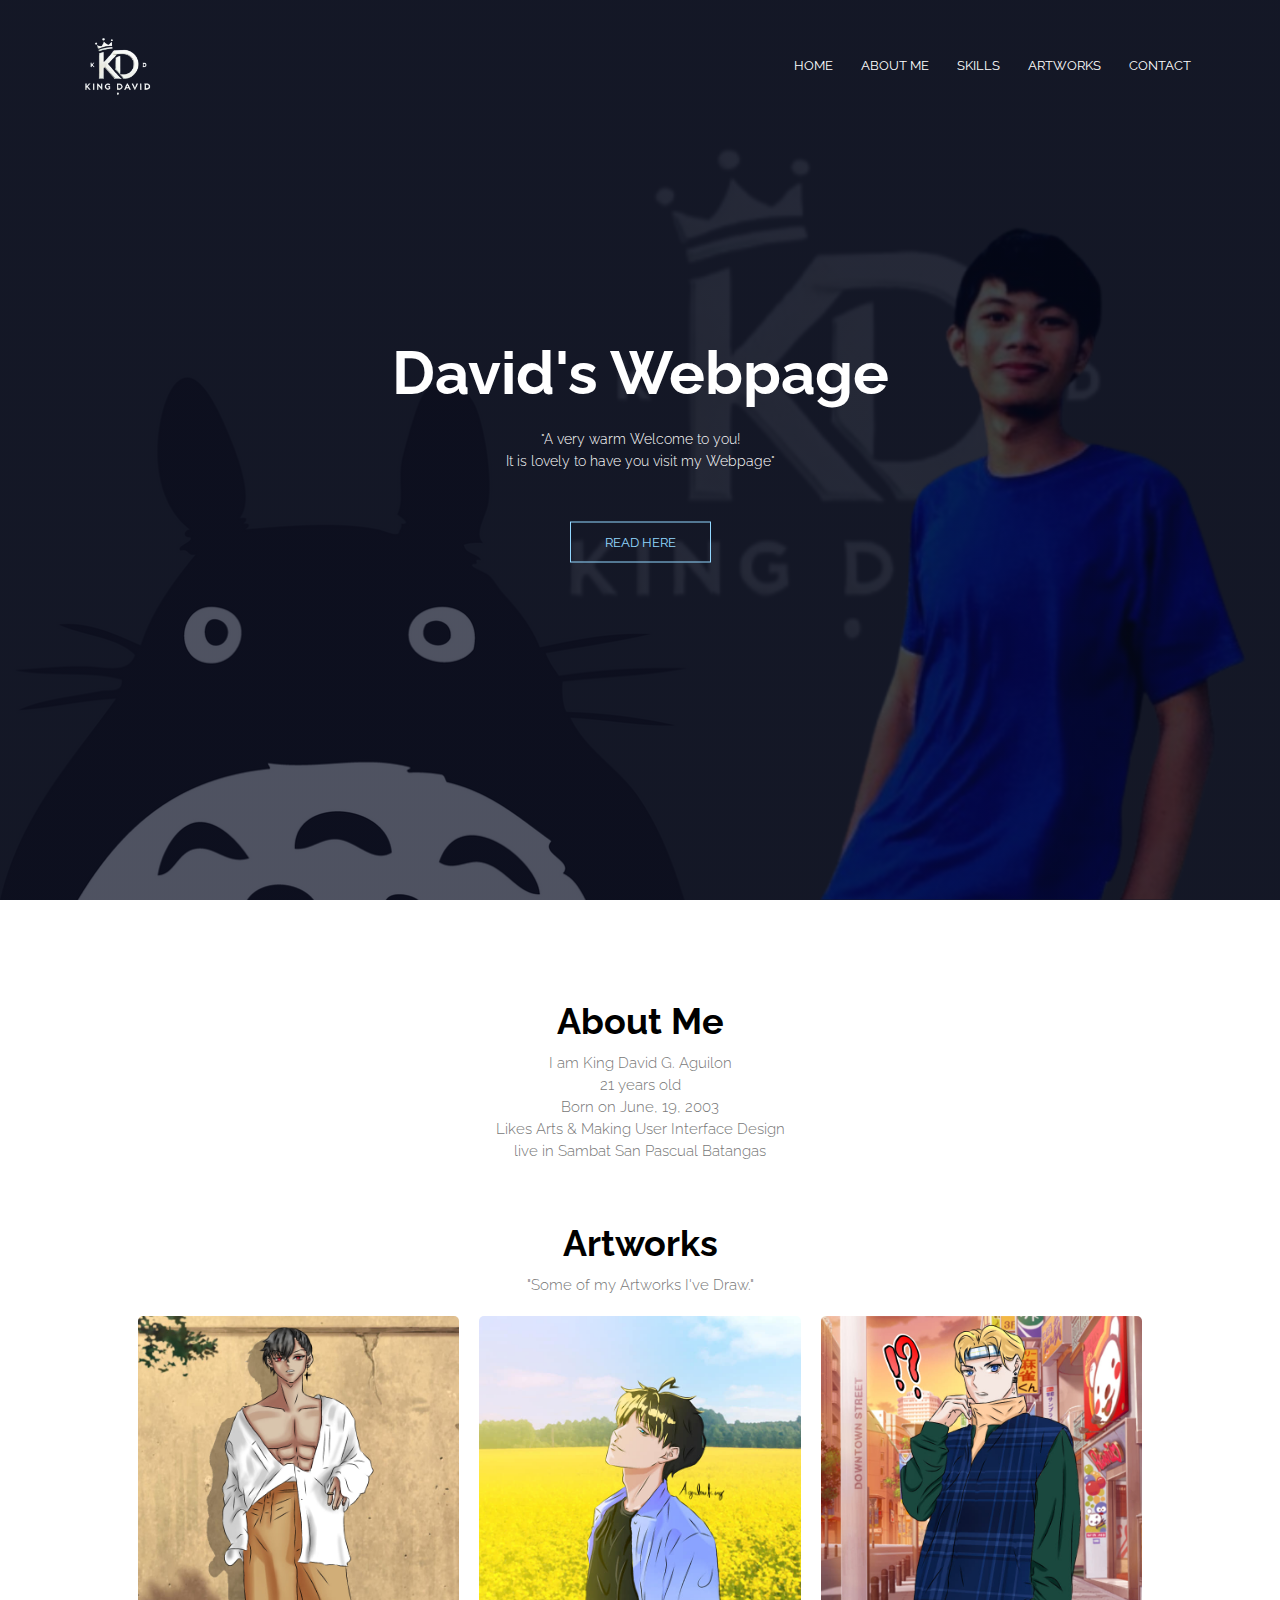
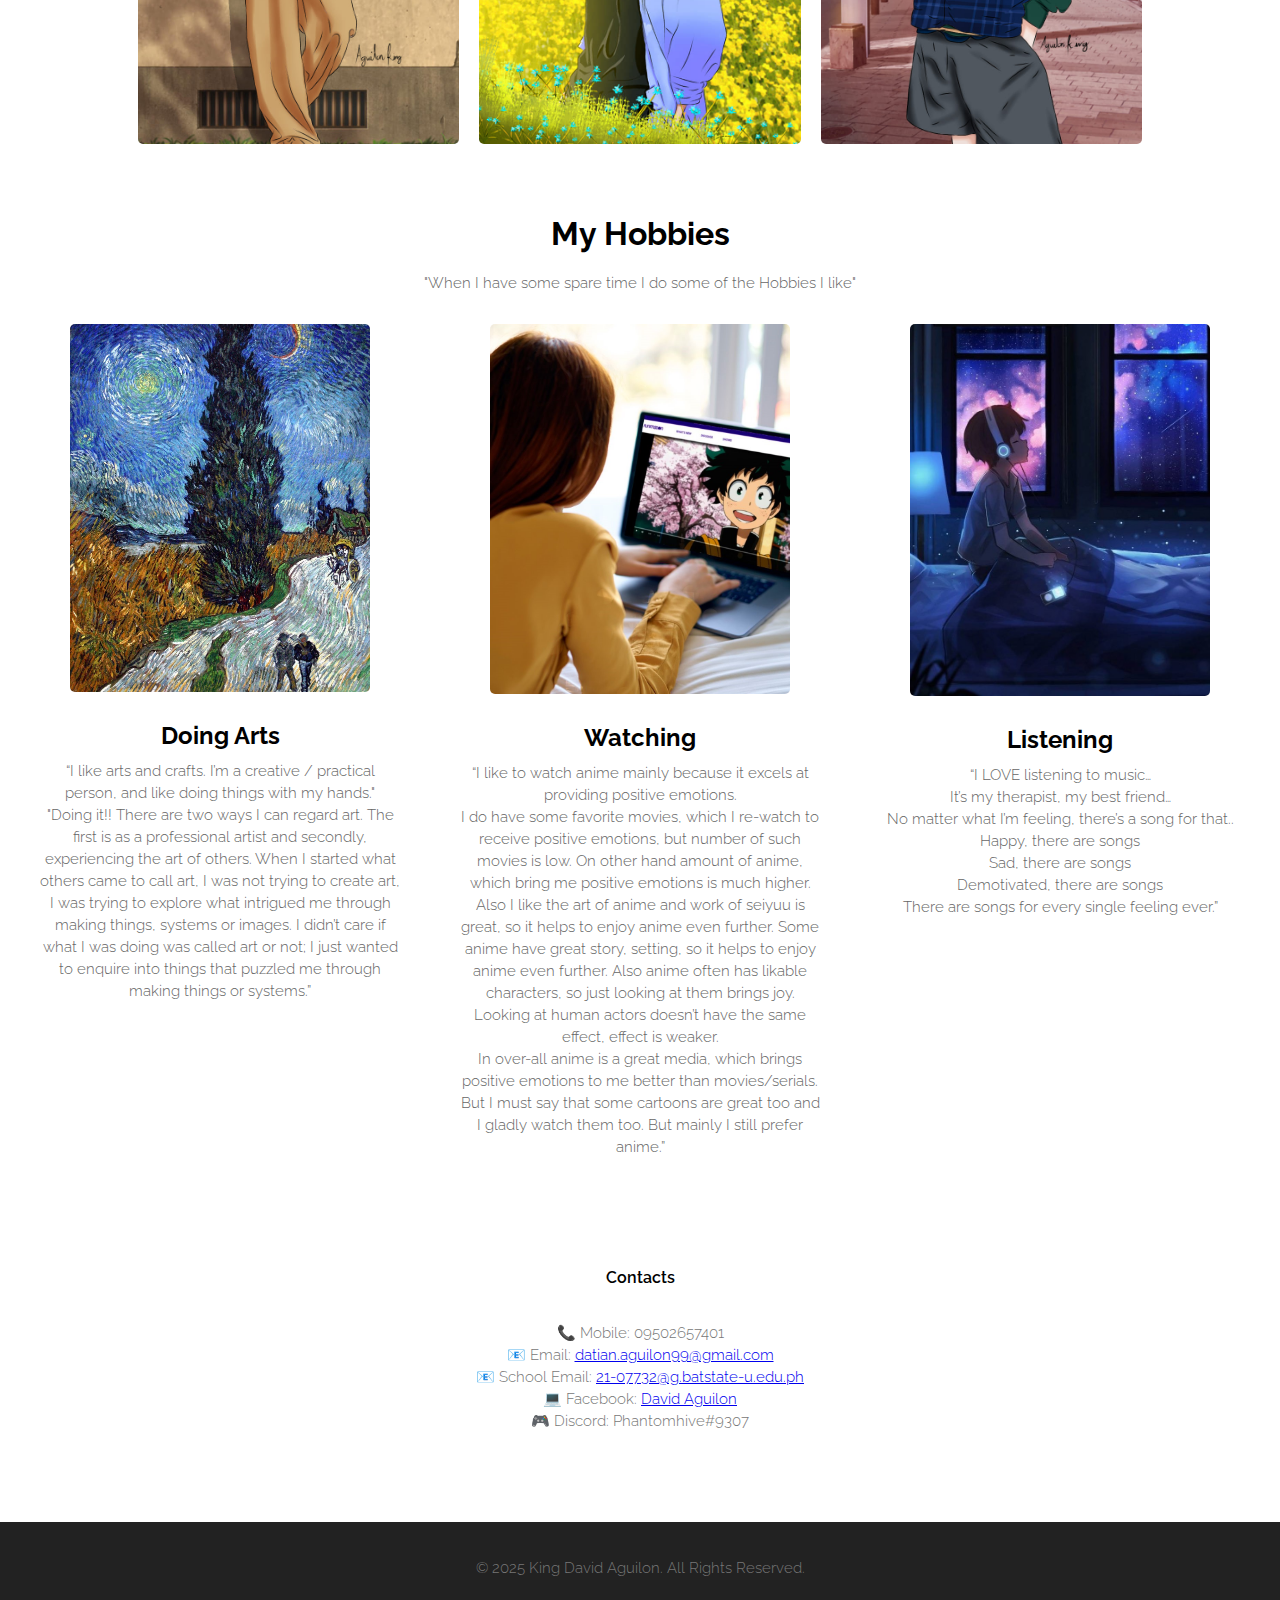
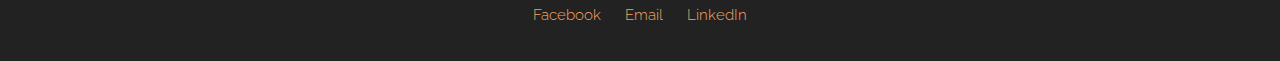
<file: index.html>
<!DOCTYPE html>
<html>
<head>
	<meta charset="utf-8">
	<meta name="viewport" content="width=device-width, initial-scale=1">
	<title>Personal webpage</title>
	<link rel="stylesheet" type="text/css" href="style.css">
	<link rel="preconnect" href="https://fonts.googleapis.com">
<link rel="preconnect" href="https://fonts.gstatic.com" crossorigin>
<link href="https://fonts.googleapis.com/css2?family=EB+Garamond:ital@1&family=Raleway&display=swap" rel="stylesheet">
<link rel="icon" type="image/png" href="images/Logo.png">
</head>
<body>
<section class="header">
	<nav>
		<img class="logo" src="images/Logo.png" alt="Logo">
		<div class="menu-icon" onclick="toggleMenu()">☰</div>
		<div class="nav-links" id="navLinks">
			<ul>
				<li><a href="index.html">HOME</a></li>
				<li><a href="aboutme.html">ABOUT ME</a></li>
				<li><a href="skills.html">SKILLS</a></li>
				<li><a href="artworks.html">ARTWORKS</a></li>
				<li><a href="contact.html">CONTACT</a></li>
			</ul>
		</div>
	</nav>

<div class="text-box">
	<h1>David's Webpage</h1>
	<p>"A very warm Welcome to you!<br>It is lovely to have you visit my Webpage"</p>
	<a href="documents/David_CV.pdf" class="hero-btn" target="_blank">READ HERE</a>
	
</div>

</section>


<section class="course">
	<h1>About Me</h1>
	<p>I am King David G. Aguilon<br>21 years old<br>Born on June, 19, 2003<br>Likes Arts & Making User Interface Design<br>live in Sambat San Pascual Batangas</p>

</section>

<section class="Artworks">
	<h1>Artworks</h1>
	<p>"Some of my Artworks I've Draw."</p>

	<div class="Artwork-row">
		<div class="artworks-col">
			<img src="images/Ibis3.jpg">
			<div class="layer">
				<h3>Artwork-1</h3>
			</div>
		</div>
		<div class="artworks-col">
			<img src="images/Ibis7.jpg">
			<div class="layer">
				<h3>Artwork-2</h3>
			</div>
		</div>
		<div class="artworks-col">
			<img src="images/Ibis4.jpg">
			<div class="layer">
				<h3>Artwork-3</h3>
			</div>
		</div>
	</div>
</section>

<section class="Hobbies">
	<h1>My Hobbies</h1>
	<p>"When I have some spare time I do some of the Hobbies I like"</p>

	<div class="row">
		<div class="Hobbies-col">
			<img src="images/arts.jpg">
			<h3>Doing Arts</h3>
			<p>“I like arts and crafts. I’m a creative / practical person, and like doing things with my hands."<br>"Doing it!! There are two ways I can regard art. The first is as a professional artist and secondly, experiencing the art of others. When I started what others came to call art, I was not trying to create art, I was trying to explore what intrigued me through making things, systems or images. I didn’t care if what I was doing was called art or not; I just wanted to enquire into things that puzzled me through making things or systems.”</p>
		</div>
		<div class="Hobbies-col">
			<img src="images/watching.jpg">
			<h3>Watching</h3>
			<p>“I like to watch anime mainly because it excels at providing positive emotions.<br>I do have some favorite movies, which I re-watch to receive positive emotions, but number of such movies is low. On other hand amount of anime, which bring me positive emotions is much higher. Also I like the art of anime and work of seiyuu is great, so it helps to enjoy anime even further. Some anime have great story, setting, so it helps to enjoy anime even further. Also anime often has likable characters, so just looking at them brings joy. Looking at human actors doesn’t have the same effect, effect is weaker.<br>In over-all anime is a great media, which brings positive emotions to me better than movies/serials. But I must say that some cartoons are great too and I gladly watch them too. But mainly I still prefer anime.”</p>
		</div>
		<div class="Hobbies-col">
			<img src="images/listening.jpg">
			<h3>Listening</h3>
			<p>“I LOVE listening to music…<br>It’s my therapist, my best friend…<br>No matter what I’m feeling, there’s a song for that..<br>Happy, there are songs<br>Sad, there are songs<br>Demotivated, there are songs<br>There are songs for every single feeling ever.”</p>
		</div>
	</div>

</section>

<script src="script.js"></script>

<section class="contact">
	<h4>Contacts</h4>
	<p>📞 Mobile: 09502657401<br>📧 Email: <a href="mailto:datian.aguilon99@gmail.com">datian.aguilon99@gmail.com</a><br>📧 School Email: <a href="mailto:21-07732@g.batstate-u.edu.ph">21-07732@g.batstate-u.edu.ph</a><br>💻 Facebook: <a href="https://www.facebook.com/david.aguilon.1906" target="_blank">David Aguilon</a><br>🎮 Discord: Phantomhive#9307</p>
</section>
<footer class="footer">
	<p>&copy; 2025 King David Aguilon. All Rights Reserved.</p>
	<p class="footer-links">
		<a href="https://www.facebook.com/david.aguilon.1906" target="_blank">Facebook</a>
		<a href="mailto:datian.aguilon99@gmail.com">Email</a>
		<a href="#">LinkedIn</a>
	</p>
</footer>

</body>
</html>
</file>
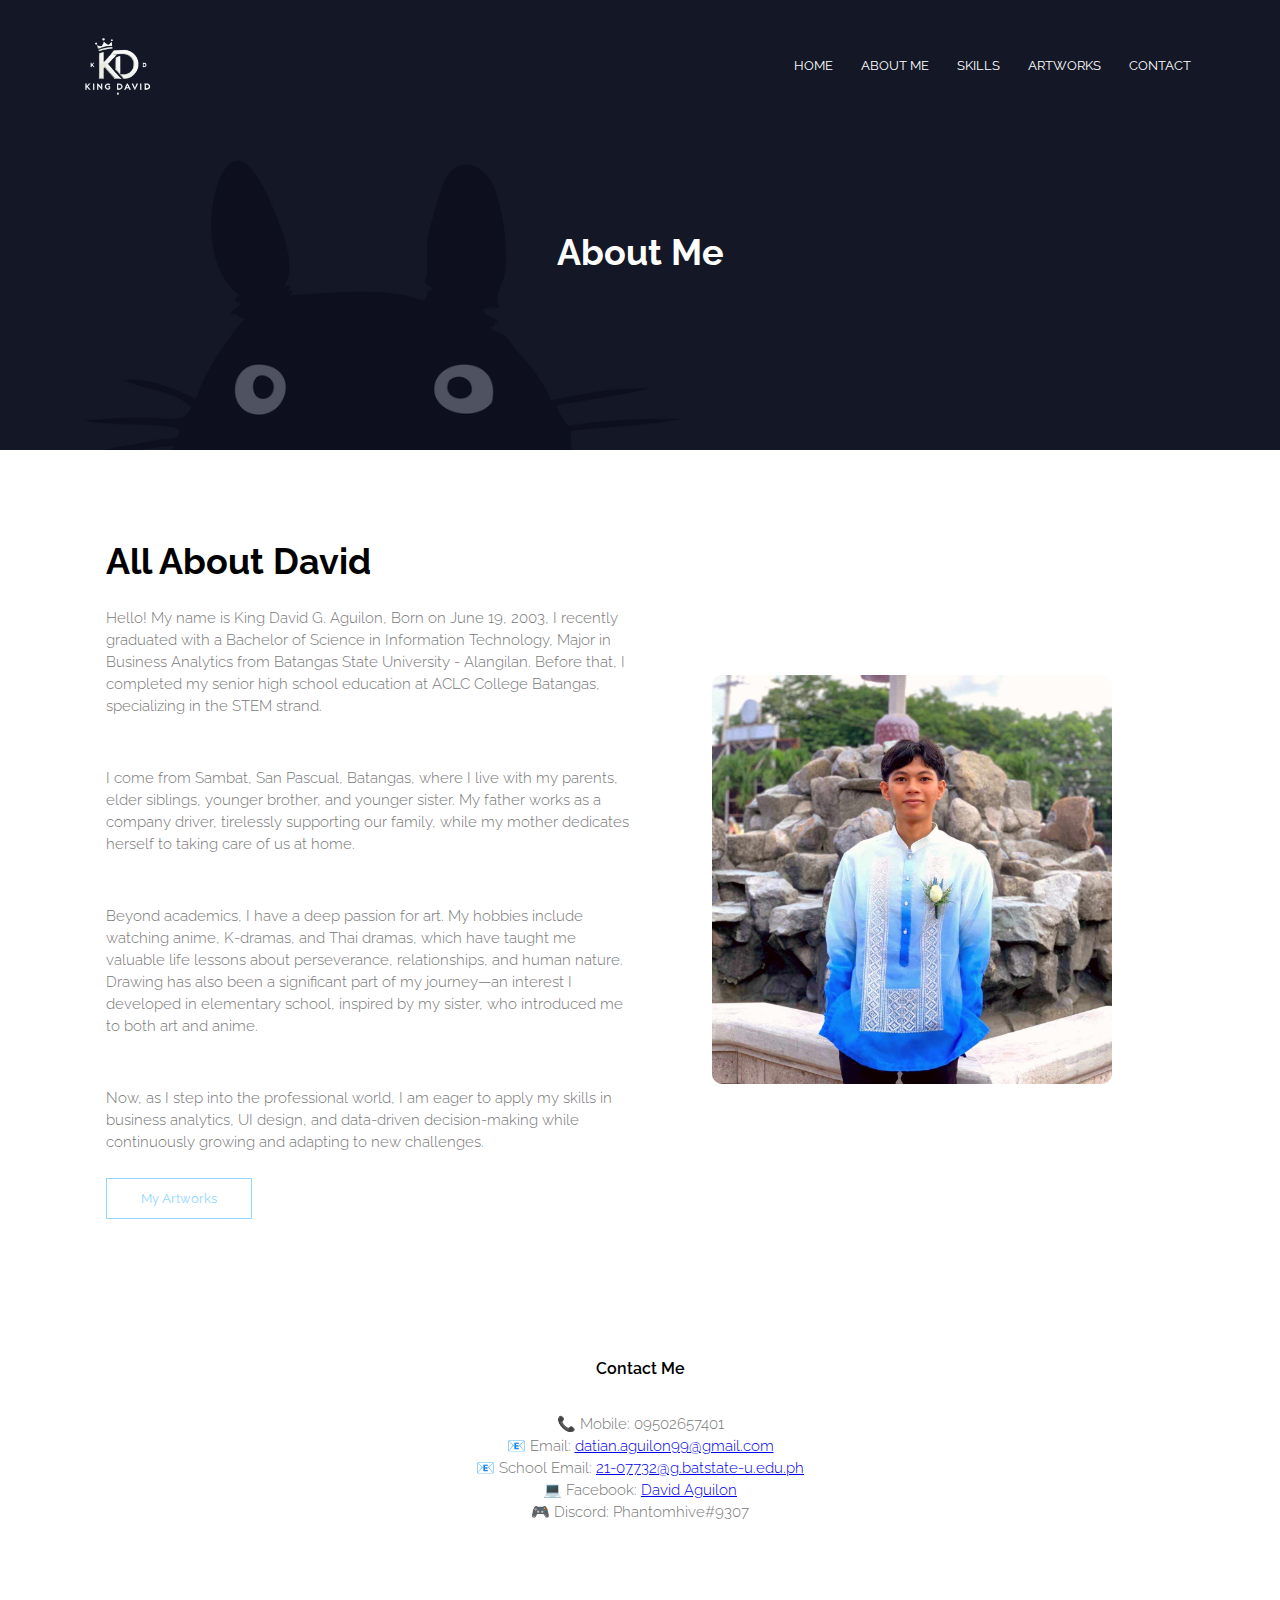
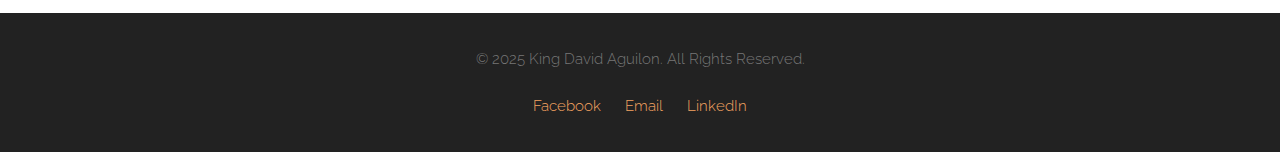
<file: aboutme.html>
<!DOCTYPE html>
<html lang="en">
<head>
	<meta charset="utf-8">
	<meta name="viewport" content="width=device-width, initial-scale=1">
	<title>Personal Webpage</title>
	<link rel="stylesheet" type="text/css" href="style.css">
	<link rel="preconnect" href="https://fonts.googleapis.com">
	<link rel="preconnect" href="https://fonts.gstatic.com" crossorigin>
	<link href="https://fonts.googleapis.com/css2?family=EB+Garamond:ital@1&family=Raleway&display=swap" rel="stylesheet">
	<link rel="icon" type="image/png" href="images/Logo.png">
</head>
<body>

<section class="sub-header">
	<nav>
		<img class="logo" src="images/Logo.png" alt="Logo">
		<div class="menu-icon" onclick="toggleMenu()">☰</div>
		<div class="nav-links" id="navLinks">
			<ul>
				<li><a href="index.html">HOME</a></li>
				<li><a href="aboutme.html">ABOUT ME</a></li>
				<li><a href="skills.html">SKILLS</a></li>
				<li><a href="artworks.html">ARTWORKS</a></li>
				<li><a href="contact.html">CONTACT</a></li>
			</ul>
		</div>
	</nav>
	<h1>About Me</h1>
</section>

<section class="about-me">
	<div class="about-col">
		<h1>All About David</h1>
		<p>Hello! My name is King David G. Aguilon, Born on June 19, 2003, I recently graduated with a Bachelor of Science in Information Technology, Major in Business Analytics from Batangas State University - Alangilan. Before that, I completed my senior high school education at ACLC College Batangas, specializing in the STEM strand.</p>
		<p>I come from Sambat, San Pascual, Batangas, where I live with my parents, elder siblings, younger brother, and younger sister. My father works as a company driver, tirelessly supporting our family, while my mother dedicates herself to taking care of us at home.</p>
		<p>Beyond academics, I have a deep passion for art. My hobbies include watching anime, K-dramas, and Thai dramas, which have taught me valuable life lessons about perseverance, relationships, and human nature. Drawing has also been a significant part of my journey—an interest I developed in elementary school, inspired by my sister, who introduced me to both art and anime.</p>
		<p>Now, as I step into the professional world, I am eager to apply my skills in business analytics, UI design, and data-driven decision-making while continuously growing and adapting to new challenges.</p>
		<a href="artworks.html" class="hero-btn red-btn">My Artworks</a>
	</div>
	<div class="about-col">
		<img src="images/king_pic.png" alt="King David Aguilon">
	</div>
</section>

<script src="script.js"></script>

<section class="contact">
	<h4>Contact Me</h4>
	<p>📞 Mobile: 09502657401<br>📧 Email: <a href="mailto:datian.aguilon99@gmail.com">datian.aguilon99@gmail.com</a><br>📧 School Email: <a href="mailto:21-07732@g.batstate-u.edu.ph">21-07732@g.batstate-u.edu.ph</a><br>💻 Facebook: <a href="https://www.facebook.com/david.aguilon.1906" target="_blank">David Aguilon</a><br>🎮 Discord: Phantomhive#9307</p>
</section>
<footer class="footer">
	<p>&copy; 2025 King David Aguilon. All Rights Reserved.</p>
	<p class="footer-links">
		<a href="https://www.facebook.com/david.aguilon.1906" target="_blank">Facebook</a>
		<a href="mailto:datian.aguilon99@gmail.com">Email</a>
		<a href="#">LinkedIn</a>
	</p>
</footer>
</body>
</html>
</file>
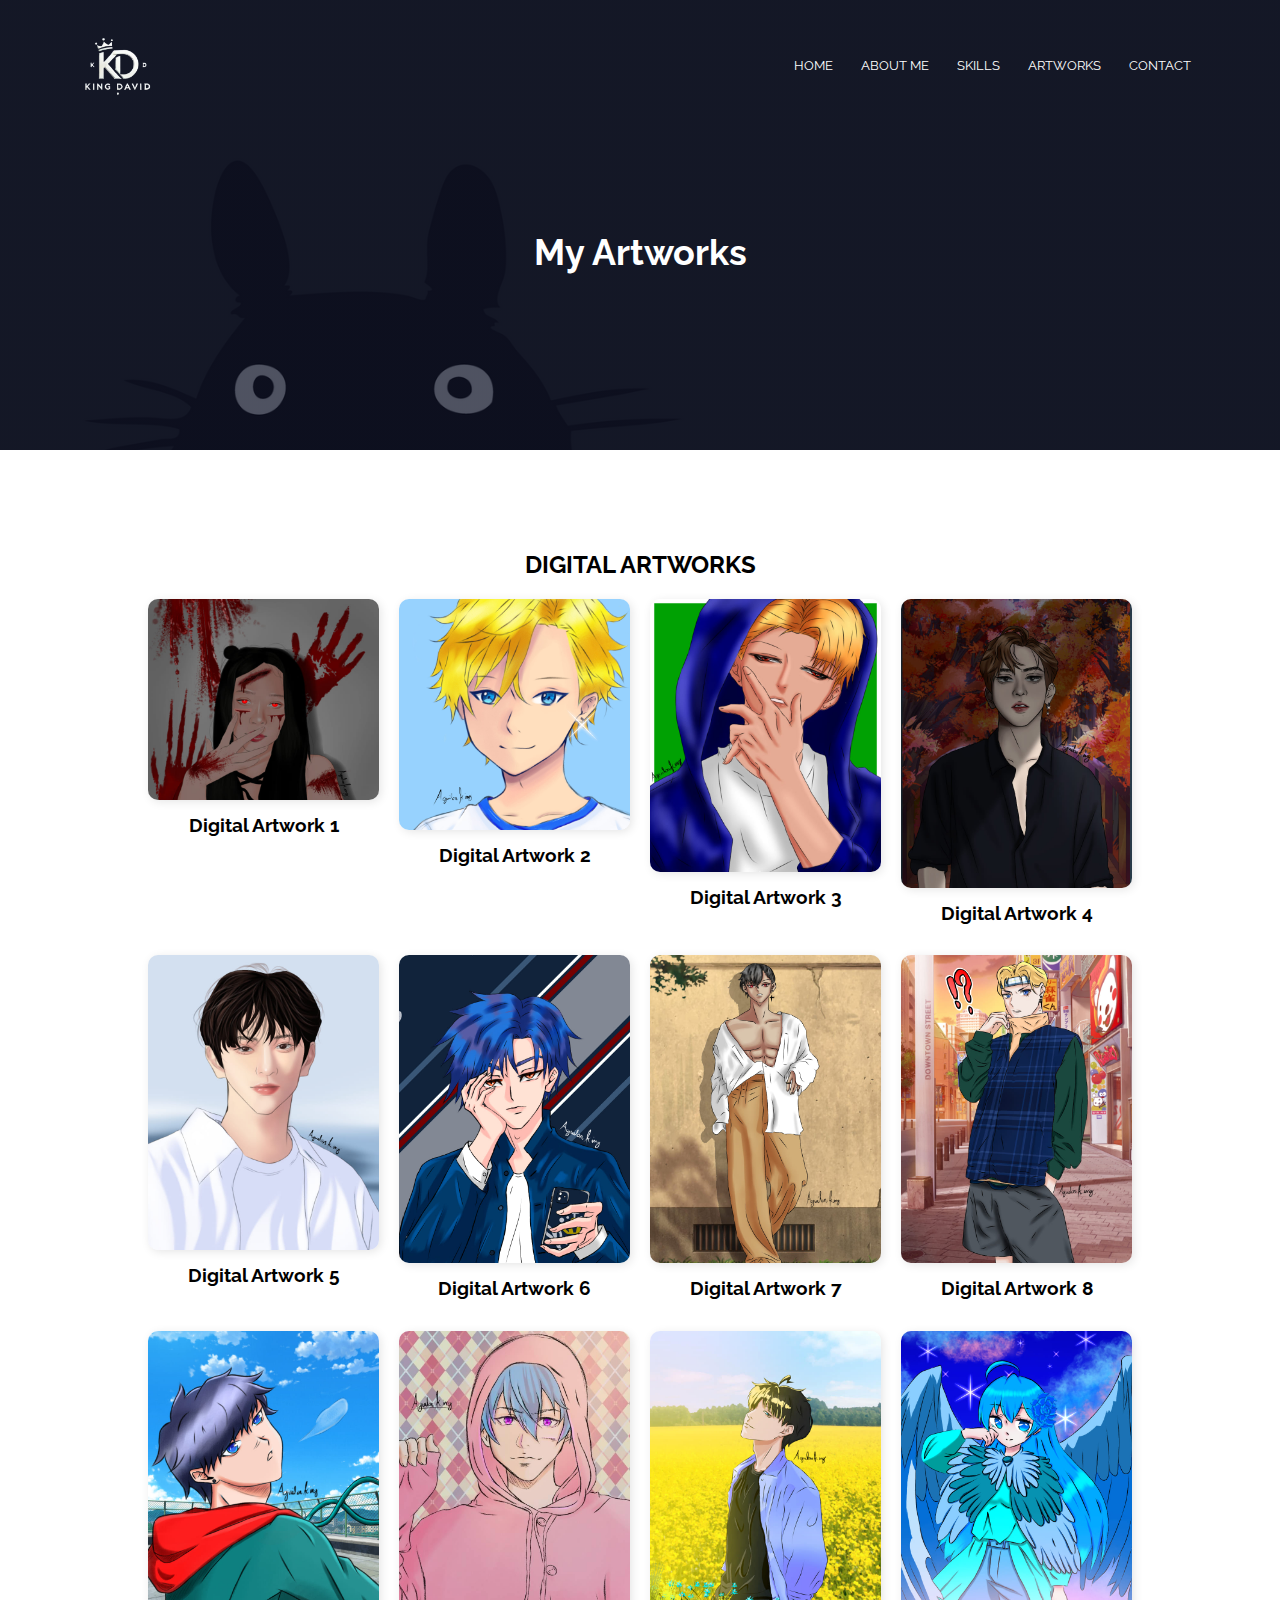
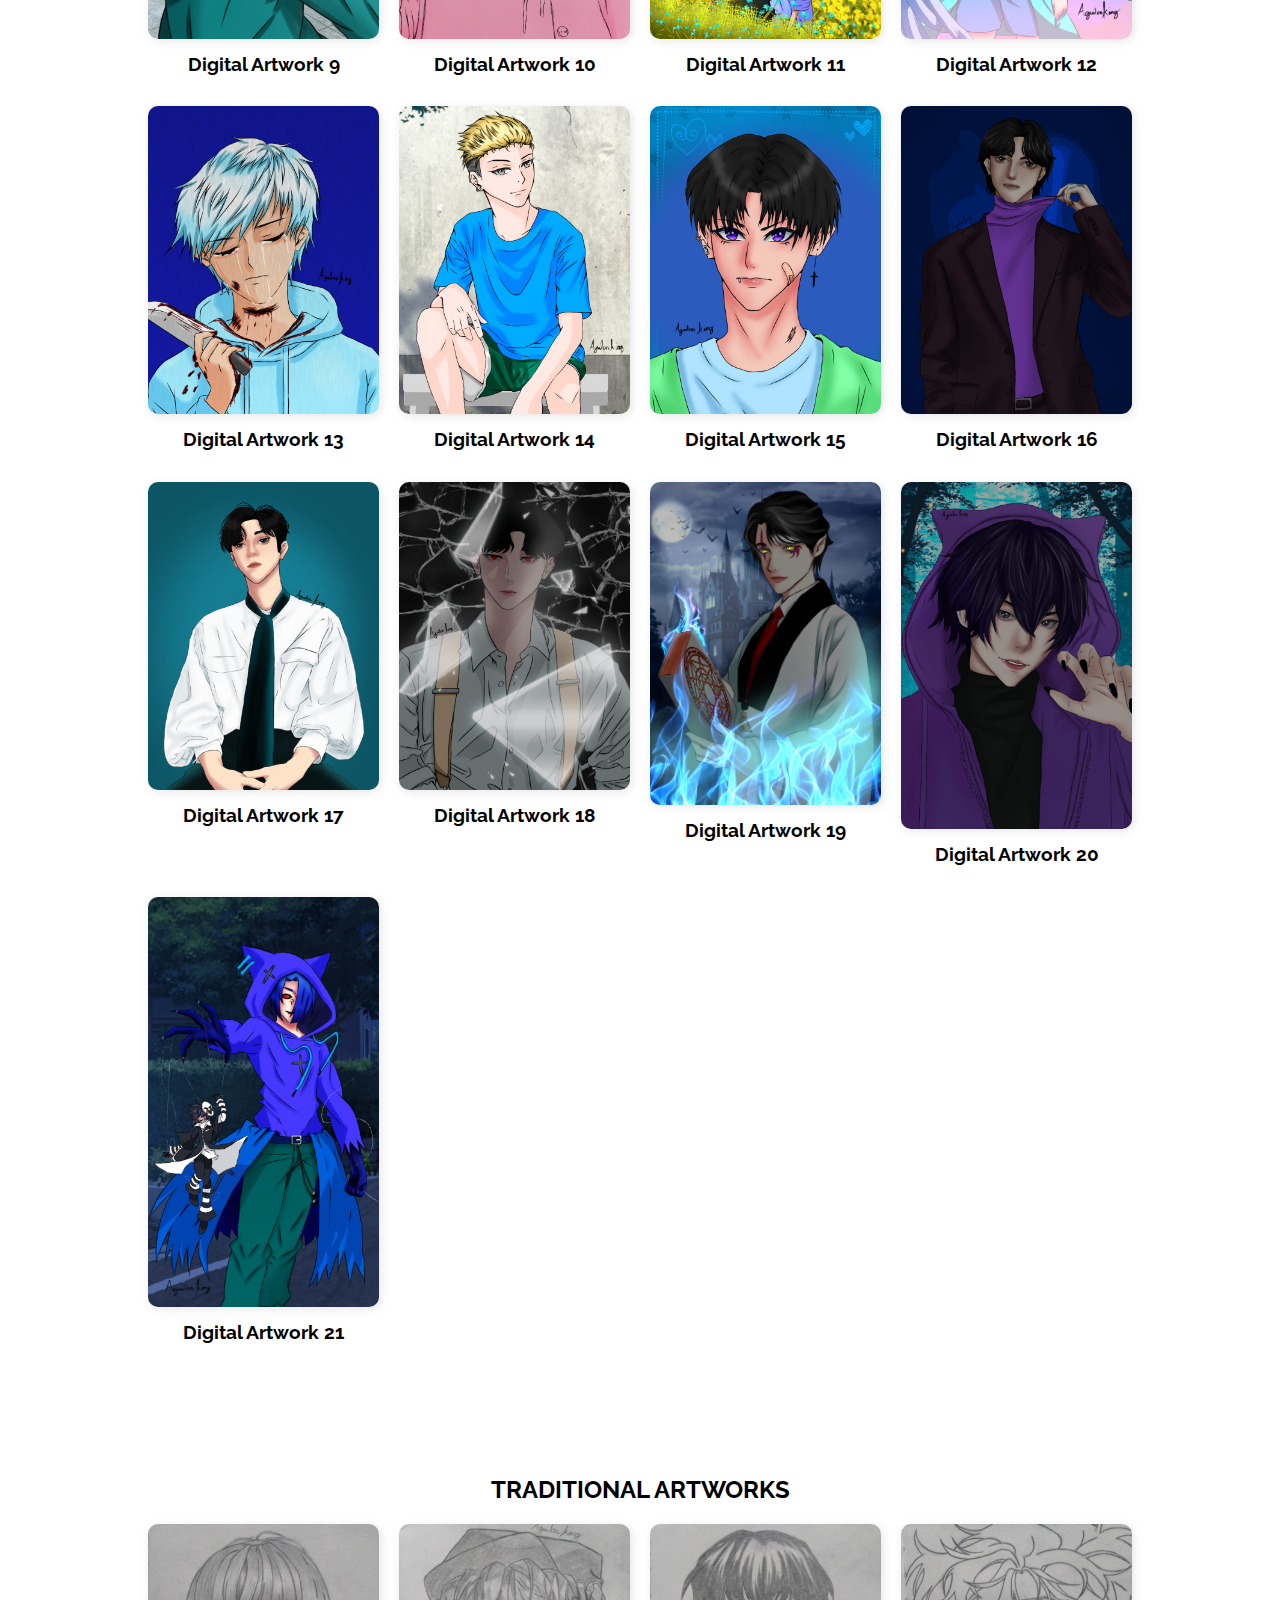
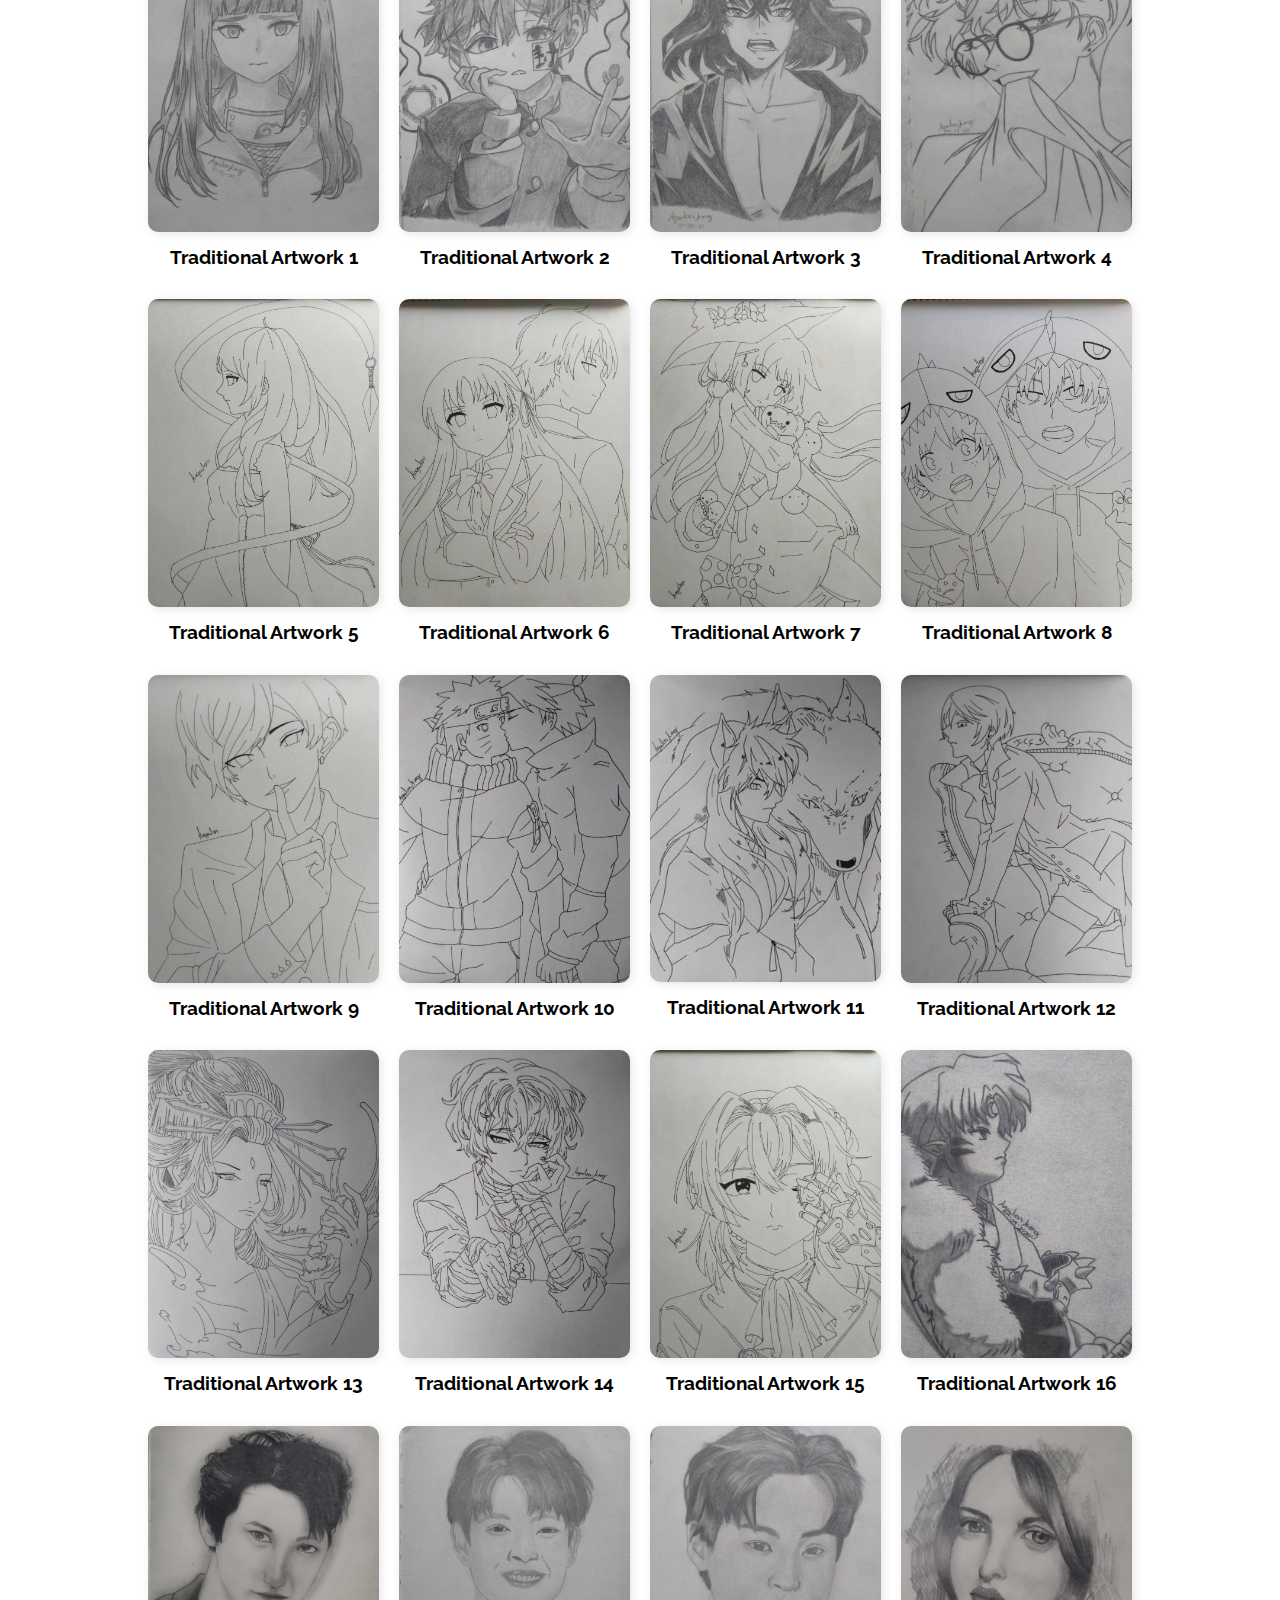
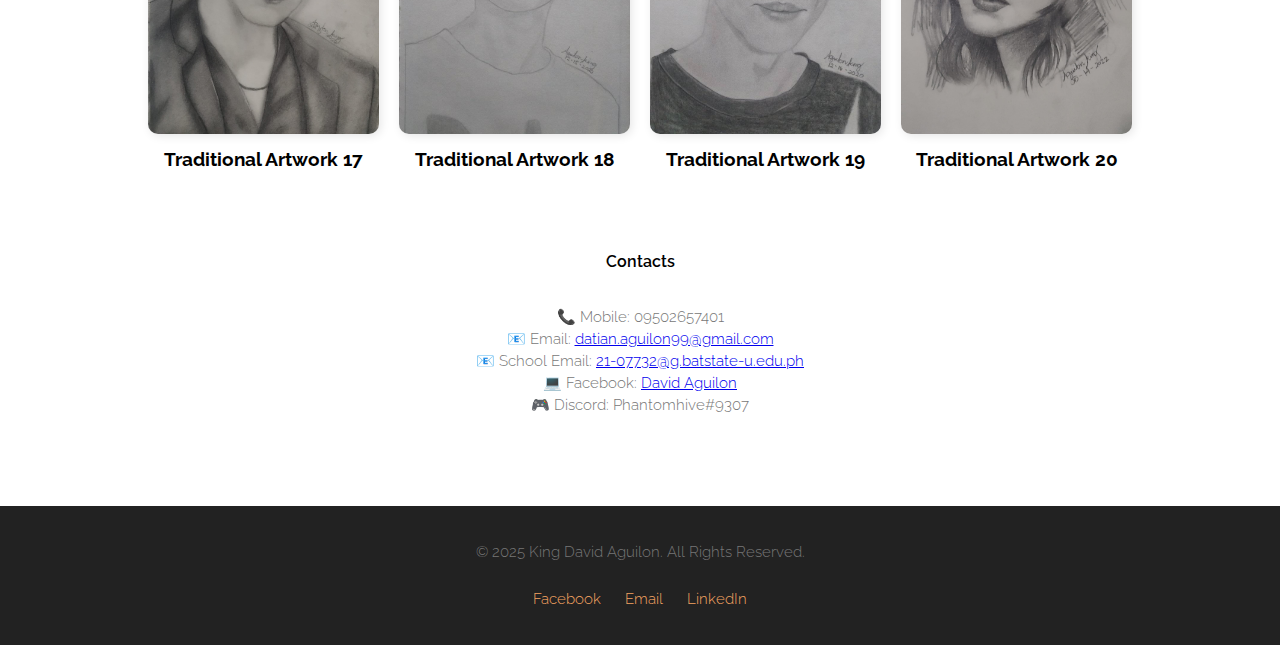
<file: artworks.html>
<!DOCTYPE html>
<html>
<head>
	<meta charset="utf-8">
	<meta name="viewport" content="width=device-width, initial-scale=1">
	<title>Personal Webpage</title>
	<link rel="stylesheet" type="text/css" href="style.css">
	<link rel="preconnect" href="https://fonts.googleapis.com">
	<link rel="preconnect" href="https://fonts.gstatic.com" crossorigin>
	<link href="https://fonts.googleapis.com/css2?family=EB+Garamond:ital@1&family=Raleway&display=swap" rel="stylesheet">
	<link rel="icon" type="image/png" href="images/Logo.png">
</head>
<body>
<section class="sub-header">
	<nav>
		<img class="logo" src="images/Logo.png" alt="Logo">
		<div class="menu-icon" onclick="toggleMenu()">☰</div>
		<div class="nav-links" id="navLinks">
			<ul>
				<li><a href="index.html">HOME</a></li>
				<li><a href="aboutme.html">ABOUT ME</a></li>
				<li><a href="skills.html">SKILLS</a></li>
				<li><a href="artworks.html">ARTWORKS</a></li>
				<li><a href="contact.html">CONTACT</a></li>
			</ul>
		</div>
	</nav>
	<h1>My Artworks</h1>
</section>

<section class="Artwork">
	<h2>DIGITAL ARTWORKS</h2>
	<div class="artwork-grid">
		<div class="sub-artworks-col">
			<img src="images/ibis21.jpg" alt="Traditional Artwork 3">
			<div class="lane"><h3>Digital Artwork 1</h3></div>
		</div>
		<div class="sub-artworks-col">
			<img src="images/Ibis8.jpg" alt="Traditional Artwork 3">
			<div class="lane"><h3>Digital Artwork 2</h3></div>
		</div>
		<div class="sub-artworks-col">
			<img src="images/Ibis1.jpg" alt="Traditional Artwork 3">
			<div class="lane"><h3>Digital Artwork 3</h3></div>
		</div>
		<div class="sub-artworks-col">
			<img src="images/ibis19.jpg" alt="Traditional Artwork 3">
			<div class="lane"><h3>Digital Artwork 4</h3></div>
		</div>
		<div class="sub-artworks-col">
			<img src="images/ibis20.jpg" alt="Traditional Artwork 3">
			<div class="lane"><h3>Digital Artwork 5</h3></div>
		</div>
		<div class="sub-artworks-col">
			<img src="images/Ibis2.jpg" alt="Digital Artwork 1">
			<div class="lane"><h3>Digital Artwork 6</h3></div>
		</div>
		<div class="sub-artworks-col">
			<img src="images/Ibis3.jpg" alt="Digital Artwork 2">
			<div class="lane"><h3>Digital Artwork 7</h3></div>
		</div>
		<div class="sub-artworks-col">
			<img src="images/Ibis4.jpg" alt="Digital Artwork 3">
			<div class="lane"><h3>Digital Artwork 8</h3></div>
		</div>
		<div class="sub-artworks-col">
			<img src="images/Ibis5.jpg" alt="Traditional Artwork 1">
			<div class="lane"><h3>Digital Artwork 9</h3></div>
		</div>
		<div class="sub-artworks-col">
			<img src="images/Ibis6.jpg" alt="Traditional Artwork 2">
			<div class="lane"><h3>Digital Artwork 10</h3></div>
		</div>
		<div class="sub-artworks-col">
			<img src="images/Ibis7.jpg" alt="Traditional Artwork 3">
			<div class="lane"><h3>Digital Artwork 11</h3></div>
		</div>
		<div class="sub-artworks-col">
			<img src="images/Ibis10.jpg" alt="Traditional Artwork 3">
			<div class="lane"><h3>Digital Artwork 12</h3></div>
		</div>
		<div class="sub-artworks-col">
			<img src="images/ibis11.jpg" alt="Traditional Artwork 3">
			<div class="lane"><h3>Digital Artwork 13</h3></div>
		</div>
		<div class="sub-artworks-col">
			<img src="images/ibis12.jpg" alt="Traditional Artwork 3">
			<div class="lane"><h3>Digital Artwork 14</h3></div>
		</div>
		<div class="sub-artworks-col">
			<img src="images/ibis13.jpg" alt="Traditional Artwork 3">
			<div class="lane"><h3>Digital Artwork 15</h3></div>
		</div>
		<div class="sub-artworks-col">
			<img src="images/ibis14.jpg" alt="Traditional Artwork 3">
			<div class="lane"><h3>Digital Artwork 16</h3></div>
		</div>
		<div class="sub-artworks-col">
			<img src="images/ibis15.jpg" alt="Traditional Artwork 3">
			<div class="lane"><h3>Digital Artwork 17</h3></div>
		</div>
		<div class="sub-artworks-col">
			<img src="images/ibis16.jpg" alt="Traditional Artwork 3">
			<div class="lane"><h3>Digital Artwork 18</h3></div>
		</div>
		<div class="sub-artworks-col">
			<img src="images/ibis17.jpg" alt="Traditional Artwork 3">
			<div class="lane"><h3>Digital Artwork 19</h3></div>
		</div>
		<div class="sub-artworks-col">
			<img src="images/ibis18.jpg" alt="Traditional Artwork 3">
			<div class="lane"><h3>Digital Artwork 20</h3></div>
		</div>
		<div class="sub-artworks-col">
			<img src="images/Ibis9.jpg" alt="Traditional Artwork 3">
			<div class="lane"><h3>Digital Artwork 21</h3></div>
		</div>
		
	</div>
</section>

<section class="Artwork">
    <h2>TRADITIONAL ARTWORKS</h2>
    <div class="artwork-grid">
        <div class="sub-artworks-col">
            <img src="images/Trad1.jpg" alt="Traditional Artwork 1">
            <div class="lane"><h3>Traditional Artwork 1</h3></div>
        </div>
        <div class="sub-artworks-col">
            <img src="images/Trad2.jpg" alt="Traditional Artwork 2">
            <div class="lane"><h3>Traditional Artwork 2</h3></div>
        </div>
        <div class="sub-artworks-col">
            <img src="images/Trad3.jpg" alt="Traditional Artwork 3">
            <div class="lane"><h3>Traditional Artwork 3</h3></div>
        </div>
        <div class="sub-artworks-col">
            <img src="images/Trad4.jpg" alt="Traditional Artwork 4">
            <div class="lane"><h3>Traditional Artwork 4</h3></div>
        </div>
        <div class="sub-artworks-col">
            <img src="images/Trad5.jpg" alt="Traditional Artwork 5">
            <div class="lane"><h3>Traditional Artwork 5</h3></div>
        </div>
        <div class="sub-artworks-col">
            <img src="images/Trad6.jpg" alt="Traditional Artwork 6">
            <div class="lane"><h3>Traditional Artwork 6</h3></div>
        </div>
        <div class="sub-artworks-col">
            <img src="images/Trad7.jpg" alt="Traditional Artwork 7">
            <div class="lane"><h3>Traditional Artwork 7</h3></div>
        </div>
        <div class="sub-artworks-col">
            <img src="images/Trad8.jpg" alt="Traditional Artwork 8">
            <div class="lane"><h3>Traditional Artwork 8</h3></div>
        </div>
        <div class="sub-artworks-col">
            <img src="images/Trad9.jpg" alt="Traditional Artwork 9">
            <div class="lane"><h3>Traditional Artwork 9</h3></div>
        </div>
        <div class="sub-artworks-col">
            <img src="images/Trad10.jpg" alt="Traditional Artwork 10">
            <div class="lane"><h3>Traditional Artwork 10</h3></div>
        </div>
        <div class="sub-artworks-col">
            <img src="images/Trad11.jpg" alt="Traditional Artwork 11">
            <div class="lane"><h3>Traditional Artwork 11</h3></div>
        </div>
        <div class="sub-artworks-col">
            <img src="images/Trad12.jpg" alt="Traditional Artwork 12">
            <div class="lane"><h3>Traditional Artwork 12</h3></div>
        </div>
        <div class="sub-artworks-col">
            <img src="images/Trad13.jpg" alt="Traditional Artwork 13">
            <div class="lane"><h3>Traditional Artwork 13</h3></div>
        </div>
        <div class="sub-artworks-col">
            <img src="images/Trad14.jpg" alt="Traditional Artwork 14">
            <div class="lane"><h3>Traditional Artwork 14</h3></div>
        </div>
        <div class="sub-artworks-col">
            <img src="images/Trad19.jpg" alt="Traditional Artwork 15">
            <div class="lane"><h3>Traditional Artwork 15</h3></div>
        </div>
		<div class="sub-artworks-col">
            <img src="images/Trad20.jpg" alt="Traditional Artwork 15">
            <div class="lane"><h3>Traditional Artwork 16</h3></div>
        </div>
        <div class="sub-artworks-col">
            <img src="images/Trad16.jpg" alt="Traditional Artwork 16">
            <div class="lane"><h3>Traditional Artwork 17</h3></div>
        </div>
        <div class="sub-artworks-col">
            <img src="images/Trad17.jpg" alt="Traditional Artwork 17">
            <div class="lane"><h3>Traditional Artwork 18</h3></div>
        </div>
        <div class="sub-artworks-col">
            <img src="images/Trad18.jpg" alt="Traditional Artwork 18">
            <div class="lane"><h3>Traditional Artwork 19</h3></div>
        </div>
		<div class="sub-artworks-col">
            <img src="images/Trad15.jpg" alt="Traditional Artwork 15">
            <div class="lane"><h3>Traditional Artwork 20</h3></div>
        </div>
    </div>
</section>

<script src="script.js"></script>

<section class="contact">
	<h4>Contacts</h4>
	<p>📞 Mobile: 09502657401<br>📧 Email: <a href="mailto:datian.aguilon99@gmail.com">datian.aguilon99@gmail.com</a><br>📧 School Email: <a href="mailto:21-07732@g.batstate-u.edu.ph">21-07732@g.batstate-u.edu.ph</a><br>💻 Facebook: <a href="https://www.facebook.com/david.aguilon.1906" target="_blank">David Aguilon</a><br>🎮 Discord: Phantomhive#9307</p>
</section>

<footer class="footer">
	<p>&copy; 2025 King David Aguilon. All Rights Reserved.</p>
	<p class="footer-links">
		<a href="https://www.facebook.com/david.aguilon.1906" target="_blank">Facebook</a>
		<a href="mailto:datian.aguilon99@gmail.com">Email</a>
		<a href="#">LinkedIn</a>
	</p>
</footer>
</body>
</html>
</file>
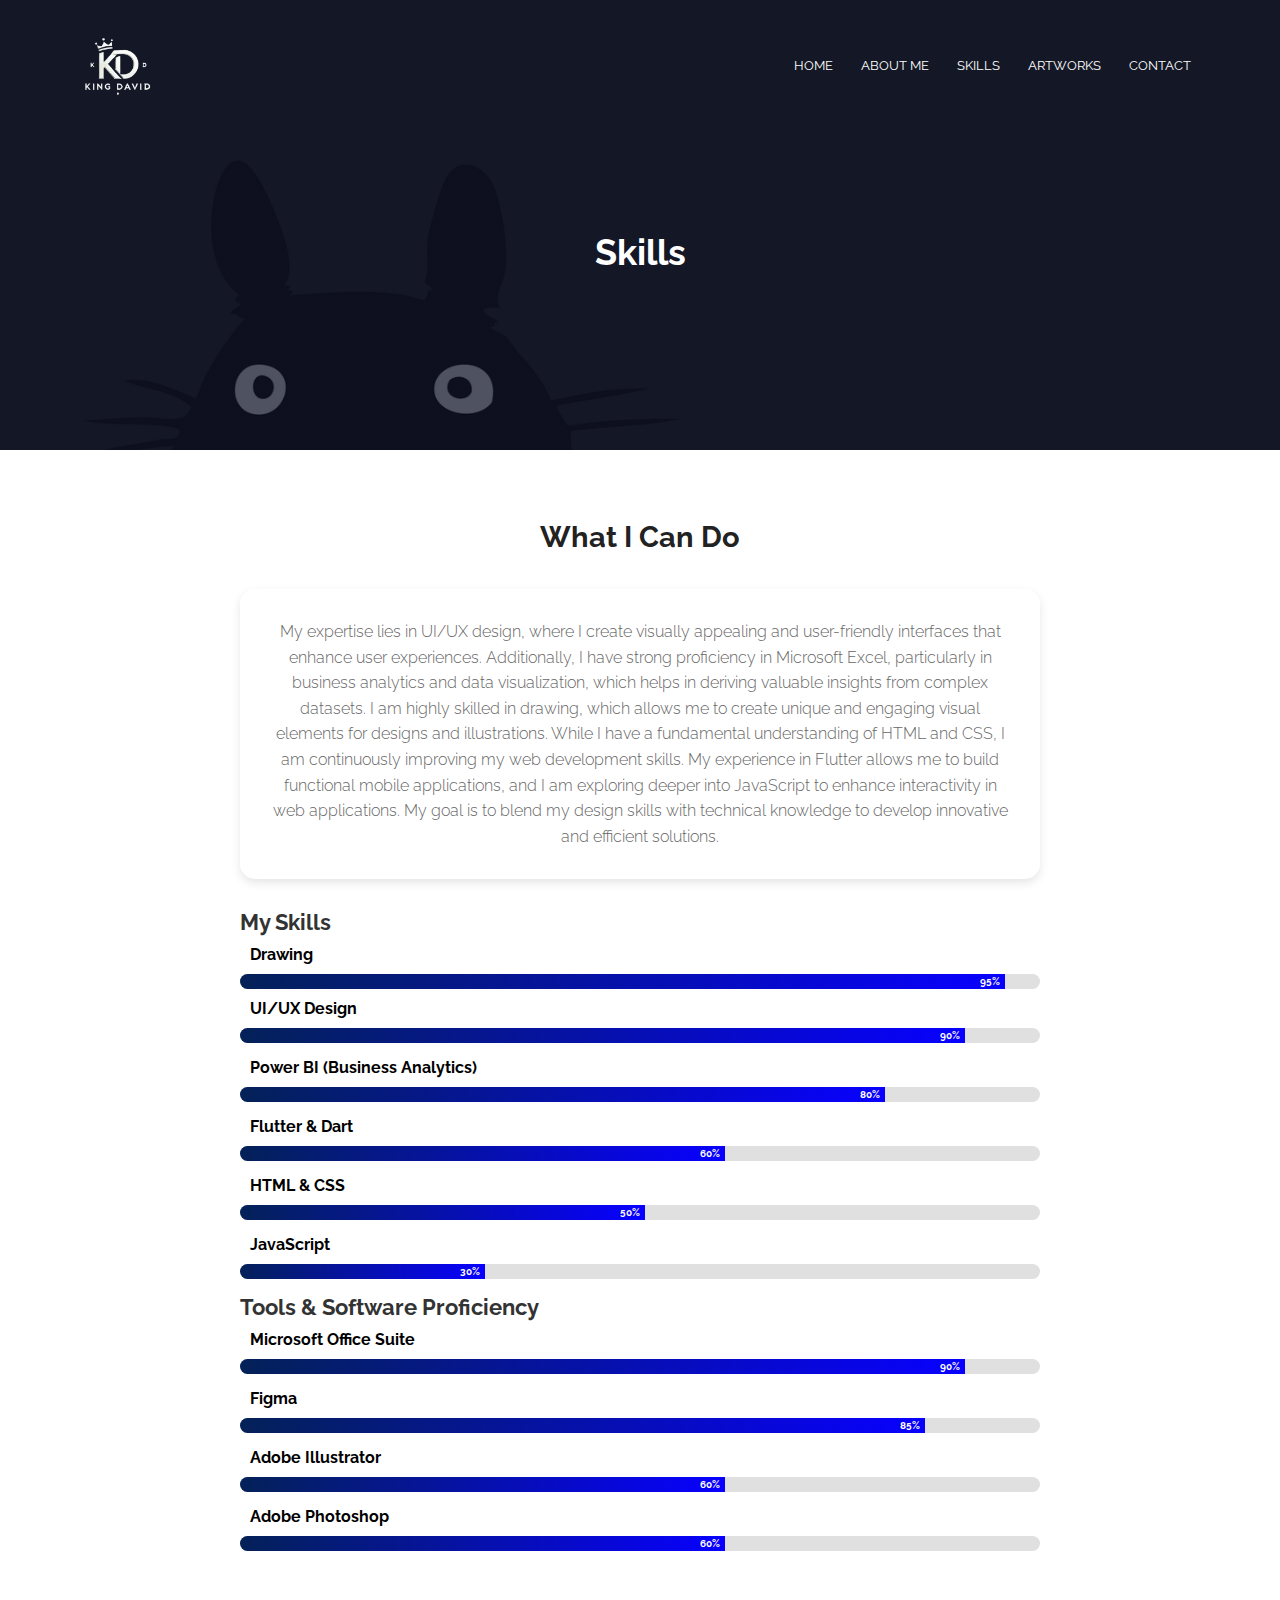
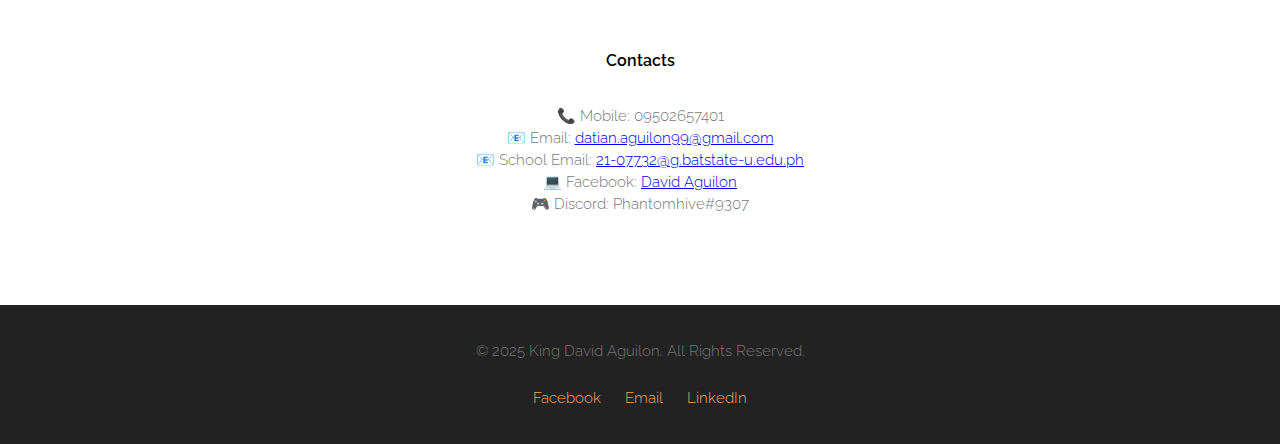
<file: skills.html>
<!DOCTYPE html>
<html lang="en">
<head>
    <meta charset="UTF-8">
    <meta name="viewport" content="width=device-width, initial-scale=1.0">
    <title>Skills - King David Aguilon</title>
    <link rel="stylesheet" href="style.css">
    <link rel="preconnect" href="https://fonts.googleapis.com">
    <link rel="preconnect" href="https://fonts.gstatic.com" crossorigin>
    <link href="https://fonts.googleapis.com/css2?family=Raleway:wght@300;600&display=swap" rel="stylesheet">
    <link rel="icon" type="image/png" href="images/Logo.png">
    
</head>
<body>
    <section class="sub-header">
        <nav>
            <img class="logo" src="images/Logo.png" alt="Logo">
            <div class="menu-icon" onclick="toggleMenu()">☰</div>
            <div class="nav-links" id="navLinks">
                <ul>
                    <li><a href="index.html">HOME</a></li>
                    <li><a href="aboutme.html">ABOUT ME</a></li>
                    <li><a href="skills.html">SKILLS</a></li>
                    <li><a href="artworks.html">ARTWORKS</a></li>
                    <li><a href="contact.html">CONTACT</a></li>
                </ul>
            </div>
        </nav>
        <h1>Skills</h1>
    </section>

    <section class="skills-container">
        <h2>What I Can Do</h2>
        <div class="what-i-can-do">
            <p>My expertise lies in UI/UX design, where I create visually appealing and user-friendly interfaces that enhance user experiences. Additionally, I have strong proficiency in Microsoft Excel, particularly in business analytics and data visualization, which helps in deriving valuable insights from complex datasets. I am highly skilled in drawing, which allows me to create unique and engaging visual elements for designs and illustrations. While I have a fundamental understanding of HTML and CSS, I am continuously improving my web development skills. My experience in Flutter allows me to build functional mobile applications, and I am exploring deeper into JavaScript to enhance interactivity in web applications. My goal is to blend my design skills with technical knowledge to develop innovative and efficient solutions.</p>
        </div>
        <div class="skills-list">
            <h1>My Skills</h1>
            <div class="skill">
                <div class="skill-name">Drawing</div>
                <div class="progress-bar">
                    <div class="progress" style="width: 95%;">95%</div>
                </div>
            <div class="skill">
                <div class="skill-name">UI/UX Design</div>
                <div class="progress-bar">
                    <div class="progress" style="width: 90%;">90%</div>
                </div>
            </div>
            <div class="skill">
                <div class="skill-name">Power BI (Business Analytics)</div>
                <div class="progress-bar">
                    <div class="progress" style="width: 80%;">80%</div>
                </div>
            </div>
            <div class="skill">
                <div class="skill-name">Flutter & Dart</div>
                <div class="progress-bar">
                    <div class="progress" style="width: 60%;">60%</div>
                </div>
            </div>
            <div class="skill">
                <div class="skill-name">HTML & CSS</div>
                <div class="progress-bar">
                    <div class="progress" style="width: 50%;">50%</div>
                </div>
            </div>
            <div class="skill">
                <div class="skill-name">JavaScript</div>
                <div class="progress-bar">
                    <div class="progress" style="width: 30%;">30%</div>
                </div>
            </div>

            <h1>Tools & Software Proficiency</h1>
            <div class="skill">
                <div class="skill-name">Microsoft Office Suite</div>
                <div class="progress-bar">
                    <div class="progress" style="width: 90%;">90%</div>
                </div>
            </div>
            <div class="skill">
                <div class="skill-name">Figma</div>
                <div class="progress-bar">
                    <div class="progress" style="width: 85%;">85%</div>
                </div>
            </div>
            <div class="skill">
                <div class="skill-name">Adobe Illustrator</div>
                <div class="progress-bar">
                    <div class="progress" style="width: 60%;">60%</div>
                </div>
            </div>
            <div class="skill">
                <div class="skill-name">Adobe Photoshop</div>
                <div class="progress-bar">
                    <div class="progress" style="width: 60%;">60%</div>
                </div>
            </div>
        </div>
    </section>

    <script src="script.js"></script>

    <section class="contact">
        <h4>Contacts</h4>
        <p>📞 Mobile: 09502657401<br>📧 Email: <a href="mailto:datian.aguilon99@gmail.com">datian.aguilon99@gmail.com</a><br>📧 School Email: <a href="mailto:21-07732@g.batstate-u.edu.ph">21-07732@g.batstate-u.edu.ph</a><br>💻 Facebook: <a href="https://www.facebook.com/david.aguilon.1906" target="_blank">David Aguilon</a><br>🎮 Discord: Phantomhive#9307</p>
    </section>
    <footer class="footer">
        <p>&copy; 2025 King David Aguilon. All Rights Reserved.</p>
        <p class="footer-links">
            <a href="https://www.facebook.com/david.aguilon.1906" target="_blank">Facebook</a>
            <a href="mailto:datian.aguilon99@gmail.com">Email</a>
            <a href="#">LinkedIn</a>
        </p>
    </footer>
</body>
</html>
</file>
<file: style.css>
*{
	margin: 0;
	padding: 0;
	font-family: 'EB Garamond', serif;
font-family: 'Raleway', sans-serif;
}
.header{
	min-height: 100vh;
	width: 100%;
	background-image: linear-gradient(rgba(4, 9, 30, 0.7),rgba(4, 9, 30, 0.7)),url(images/king_ver.2.png);
	background-position: center;
	background-size: cover;
	position: relative;
}
nav{
	display: flex;
	padding: 2% 6%;
	justify-content: space-between;
	align-items: center;
}
nav img{
	width: 80px;
}
.nav-links{
	flex: 1;
	text-align: right;
}
.nav-links ul li{
	list-style: none;
	display: inline-block;
	padding: 8px 12px;
	position: relative;
}
.nav-links ul li a{
	color: #fff;
	text-decoration: none;
	font-size: 13px;
}
.nav-links ul li::after{
	content: '';
	width: 0%;
	height: 2px;
	background: #00BCFF;
	display: block;
	margin: auto;
	transition: 0.5s;
}
.nav-links ul li:hover::after{
	width: 100%;
}
.text-box{
	width: 90%;
	color: #fff;
	position: absolute;
	top: 50%;
	left: 50%;
	transform: translate(-50%,-50%);
	text-align: center;
}
.text-box h1{
	font-size: 60px;
}
.text-box p{
	margin: 10px 0 40px;
	font-size: 14px;
	color: #fff;
}
.hero-btn{
	display: inline-block;
	text-decoration: none;
	color: #fff;
	border: 1px solid #fff;
	padding: 12px 34px;
	font-size: 13px;
	background: transparent;
	position: relative;
	cursor: pointer;
}
.hero-btn:hover{
	border: 1px solid #00BCFF;
	background: #00BCFF;
	transition: 1s;
}

/* Style for menu icon */
.menu-icon {
    display: none;
    font-size: 30px;
    cursor: pointer;
    position: absolute;
    top: 20px;
    right: 20px;
    color: white;
}


.course{
	width: 80%;
	margin: auto;
	text-align: center;
	padding-top: 100px;
}
h1{
	font-size: 36px;
	font-size: 600;
}

p{
	color: #777;
	font-size: 15px;
	font-weight: 300;
	line-height: 22px;
	padding: 10px;
}

.Artworks{
	width: 80%;
	margin: auto;
	text-align: center;
	padding-top: 50px;
}
.artworks-col{
	flex-basis: 32%;
	border-radius: 5px;
	margin-bottom: 20px;
	position: relative;
	overflow: hidden;
}
.artworks-col img{
	width: 100%;
}

.Artwork-row{
	margin: 1%;
	display: flex;
	justify-content: space-between;
}
.artworks-col img{
	width: 100%;
	display: block;
}
.layer{
	background: transparent;
	height: 100%;
	width: 100%;
	position: absolute;
	top: 0;
	left: 0;
	transition: 0.5s;
}
.layer:hover{
	background: rgba(146, 215, 255, 0.7);
}
.layer h3{
	width: 100%;
	font-weight: 500;
	color: #003351;
	font-size: 26px;
	bottom: 0;
	left: 50%;
	transform: translateX(-50%);
	position: absolute;
	opacity: 0;
	transition: 0.5s;
}
.layer:hover h3{
	bottom: 49%;
	opacity: 1;
}

.Hobbies {
	text-align: center;
	padding: 40px 20px;
}

.Hobbies h1 {
	font-size: 2em;
	margin-bottom: 10px;
}

.Hobbies p {
	color: #666;
}

.row {
	display: flex;
	flex-wrap: wrap;
	justify-content: center;
	gap: 20px;
  }

.Hobbies-col {
	flex: 1 1 300px; /* Ensures responsiveness */
	max-width: 600px;
	text-align: center;
	padding: 20px;
	border-radius: 10px;
  }

.Hobbies-col img {
	width: 100%;
	max-width: 300px;
	border-radius: 5px;
	margin-bottom: 15px;
}

.Hobbies-col p{
	padding: 0;
}

.Hobbies-col h3 {
	text-align: center;
	font-size: 1.5em;
	margin-top: 10px;
	margin-bottom: 10px;
  }

.contact{
	width: 100%;
	text-align: center;
	padding: 30px 0;
}

.contact h4{
	margin-bottom: 25px;
	margin-top: 20px;
	font-weight: 600;
}

.sub-header{
	height: 50vh;
	width: 100%;
	background-image: linear-gradient(rgba(4, 9, 30, 0.7),rgba(4, 9, 30, 0.7)),url(images/totoro.png);
	background-position: center;
	background-size: cover;
	text-align: center;
	color: #fff;
}
.sub-header h1{
	margin-top: 100px;
}

.about-me {
	width: 85%;
	margin: auto;
	padding: 80px 0;
	display: flex;
	flex-wrap: wrap;
	align-items: center;
	justify-content: space-between;
}
.about-col {
	flex: 1;
	padding: 10px;
}
.about-col img {
	width: 100%;
	max-width: 400px;
	border-radius: 10px;
	display: block;
	margin: auto;
}
@media (max-width: 768px) {
	.about-me {
		flex-direction: column;
		text-align: center;
	}
	.about-col img {
		margin-top: 20px;
	}
}
.about-col h1{
	padding-top: 0;
}
.about-col p{
	padding: 25px 0 25px;
}

.red-btn{
	border: 1px solid #92D7FF;
	background: transparent;
	color: #92D7FF;
}

.red-btn:hover{
	color: #fff;
}

.Artwork{
	width: 80%;
	margin: auto;
	text-align: center;
	padding-top: 100px;
}

.artwork-grid {
	display: grid;
	grid-template-columns: repeat(auto-fit, minmax(200px, 1fr));
	gap: 20px;
	padding: 20px;
	text-align: center;
}

.sub-artworks-col{
	flex-basis: 31%;
	border-radius: 10px;
	margin-bottom: 5%;
	text-align: center;
}

.sub-artworks-col img {
	width: 100%;
	height: auto;
	border-radius: 10px;
	box-shadow: 2px 2px 10px rgba(0, 0, 0, 0.1);
}

.lane h3 {
	margin-top: 10px;
	font-size: 1.2em;
}

.skills-container {
    width: 90%;
    max-width: 800px;
    margin: 50px auto;
    text-align: center;
}

.skills-container h2 {
	font-size: 1.8rem;
	color: #222;
	margin-bottom: 15px;
	padding: 20px;
}

.what-i-can-do {
    background: white;
    padding: 20px;
    border-radius: 15px;
    box-shadow: 0 4px 10px rgba(0, 0, 0, 0.1);
    text-align: center;
    margin-bottom: 30px;
}

.what-i-can-do p {
    font-size: 16px;
    line-height: 1.6;
    color: #666;
}

/* Skills Section */
.skills-list {
    text-align: left;
}

.skills-list h1 {
    font-size: 22px;
    margin-bottom: 10px;
    color: #333;
}

/* Individual Skill Item */
.skill {
    margin-bottom: 15px;
}

.skill-name {
    font-size: 16px;
    margin: 10px;
    font-weight: bold;
}

.progress-bar {
    width: 100%;
    background: #e0e0e0;
    border-radius: 10px;
    overflow: hidden;
    position: relative;
    height: 15px;
}

.progress {
    background: linear-gradient(to right, #042158, #0800FF);
    height: 100%;
    color: white;
    text-align: right;
    padding-right: 5px;
    font-size: 10px;
    font-weight: bold;
    line-height: 15px;
}

.location{
	width: 80%;
	margin: auto;
	padding: 80px 0;
}
.location iframe{
	width: 100%;
}
.contact-us{
	width: 80%;
	margin: auto;
}

.contact-col{
	flex-basis: 48%;
	margin-bottom: 30px;
}
.contact-col div{
	display: flex;
	align-items: center;
	margin-bottom: 40px;
}
.contact-col div p{
	padding: 0;
}
.contact-col div h5{
	font-size: 20px;
	margin-bottom: 5px;
	color: #555;
	font-weight: 400;
}
.contact-col input, .contact-col textarea{
	width: 100%;
	padding: 15px;
	margin-bottom: 17px;
	outline: none;
	border: 1px solid #ccc;
	box-sizing: border-box;
}
.hero-btn{
	border: 1px solid #92D7FF;
	background: transparent;
	color: #92D7FF;
}

.hero-btn:hover{
	color: #fff;
}

.footer {
	background-color: #222;
	color: white;
	text-align: center;
	padding: 20px 0;
	margin-top: 50px;
}
.footer p {
	margin: 5px 0;
}
.footer a {
	color: #f4a261;
	text-decoration: none;
	margin: 0 10px;
}
.footer a:hover {
	color: #e76f51;
}

/* Responsive Styles for Navigation */
@media (max-width: 768px) {
    .menu-icon {
        display: block; /* Show menu button */
        position: absolute;
        top: 20px;
        right: 20px;
        font-size: 30px;
        cursor: pointer;
        color: white;
        z-index: 100; /* Ensures the menu icon stays on top */
    }

    .nav-links{
        display: none; /* Hide menu by default */
        flex-direction: column;
		position:absolute;
        top: 60px;
        right: 0;
        background: rgba(0, 51, 81, 0.9);
        width: 180px;
        text-align: center;
        padding: 10px;
        border-radius: 5px;
        z-index: 101; /* Ensures the menu appears above the header */
    }

    .nav-links ul {
        flex-direction: column;
        padding: 5px;
    }

    .nav-links ul li {
        display: block;
		padding: 0px 20px 0px 20px;
		background: #73FFFA;
		margin: 10px;
		border-radius: 50px;
    }

    .nav-links ul li a {
        color: black;
        font-size: 14px;
        display: block;
		text-align: center;
    }

    .nav-links.show {
        display: flex; /* Show menu when active */
    }
}


/* Mobile View Hobbies*/
@media (max-width: 768px) {
	.Hobbies {
		padding: 10px;
	}
	.row {
	  flex-direction: column;
	  align-items: center;
	}
  
	.Hobbies-col {
	  max-width: 100%;
	}
  
	.Hobbies h1 {
	  font-size: 1.5em;
	}
  
	.Hobbies p {
	  font-size: 14px;
	  padding: 0 10px;
	}

	.Hobbies-col img {
		max-width: 200px;
	}
  }

/* Responsive Styles Landing Page*/
@media (max-width: 768px) {
    .text-box {
        width: 90%;
        padding: 30px 15px;
    }

    .text-box h1 {
        font-size: 2em;
    }

    .text-box p {
        font-size: 16px;
        padding: 0 10px;
    }

    .hero-btn {
        font-size: 16px;
        padding: 8px 16px;
    }
}

/* Responsive Styles Landing Page*/
@media (max-width: 768px) {
    .text-box {
        width: 90%;
        padding: 30px 15px;
    }

    .text-box h1 {
        font-size: 2em;
    }

    .text-box p {
        font-size: 16px;
        padding: 0 10px;
    }

    .hero-btn {
        font-size: 16px;
        padding: 8px 16px;
    }
}

@media (max-width: 480px) {
    .text-box {
        width: 95%;
        padding: 20px 10px;
    }

    .text-box h1 {
        font-size: 2em;
    }

    .text-box p {
        font-size: 14px;
    }

    .hero-btn {
        font-size: 12px;
        padding: 6px 12px;
    }
}

/* Responsive Styles About Me*/
@media (max-width: 768px) {
    .course {
        width: 90%;
        padding: 30px 10px;
    }

    .course h1 {
        font-size: 1.5em;
    }

    .course p {
        font-size: 16px;
        padding: 10px;
    }
}

@media (max-width: 480px) {
    .course {
        width: 95%;
        padding: 10px 10px;
    }

    .course h1 {
        font-size: 1.5em;
		padding-top: 30px;
    }

    .course p {
        font-size: 14px;
    }
}

/* Responsive Styles Artwork */
@media (max-width: 1024px) {
	.Artworks {
		padding: 10px;
	}

	.Artwork-row {
        gap: 5px;
    }

    .artworks-col {
        flex-basis: 45%; /* 2 artworks per row */
    }
}

@media (max-width: 768px) {
    .Artwork-row {
        display: grid;
        grid-template-columns: repeat(2, 1fr); /* Two artworks per row */
        gap: 15px;
    }

    .artworks-col {
        flex-basis: 100%; /* Full width for better spacing */
    }

	.Artworks h1{
		font-size: 1.5em;
	}

	.Artworks p {
		font-size: 14px;
	}

    .layer h3 {
        font-size: 14px; /* Smaller text for smaller screens */
    }
}

@media (max-width: 480px) {
    .Artwork-row {
        grid-template-columns: repeat(3, 1fr); /* One artwork per row */
    }

    .artworks-col {
        flex-basis: 100%;
    }

    .artworks-col img {
        max-width: 200px; /* Ensuring 200px width */
    }

    .layer h3 {
        font-size: 12px;
    }
}

/* Responsive Styles Contact*/
@media (max-width: 768px) {
    .contact {
        width: 90%;
        padding: 10px;
    }

    .contact h4 {
        font-size: 20px;
		padding: 10px;
		margin: 10px;
    }

    .contact p {
        font-size: 14px;
    }
}

@media (max-width: 480px) {
    .contact {
        width: 95%;
        padding: 10px;
    }

    .contact h4 {
        font-size: 18px;
    }

    .contact p {
        font-size: 13px;
        line-height: 1.4;
    }
}

/* Responsive Design */
@media (max-width: 768px) {
    .header {
        min-height: 100vh; /* Reduce height for smaller screens */
        background-position: left; /* Ensure image stays aligned to the left */

    }
}

@media (max-width: 480px) {
    .header {
        min-height: 100vh; /* Further reduce height for smaller phones */
        background-position: left;
    }
}

/* Responsive Styles Footer*/
@media (max-width: 768px) {
    .footer {
        font-size: 14px;
        padding: 10px;
    }
}

@media (max-width: 480px) {
    .footer {
        font-size: 13px;
        padding: 10px;
    }

    .footer p {
        margin-bottom: 5px;
		grid-template-columns: repeat(3, 1fr); /* 2 columns on small screens */
    }

    .footer-links {
        display: grid;
        grid-template-columns: repeat(3, 1fr); /* 2 columns on small screens */
        gap: 5px;
        text-align: center;
    }

    .footer a {
        display: block;
    }
}

/* For tablets and smaller screens */
@media screen and (max-width: 1024px) {
    .artwork-grid {
        grid-template-columns: repeat(3, 1fr); /* 3 columns per row */
    }
}

/* For mobile screens (smaller than 768px) */
@media screen and (max-width: 768px) {
    .artwork-grid {
        grid-template-columns: repeat(3, 1fr); /* 3 columns per row */
    }
}

/* For very small screens (smaller than 480px) */
@media screen and (max-width: 480px) {
    .Artwork {
		padding: 15px;
	}
	.Artwork h2 {
		font-size: 14px;
		padding: 15px;
	}
	.artwork-grid {
        grid-template-columns: repeat(3, 1fr); /* 2 columns per row */
		padding: 5px;
    }
	.sub-artworks-col h3 {
		font-size: 10px;
	}
}

/* Responsive Design */
@media (max-width: 768px) {
    .skills-container {
        width: 95%;
    }

	.skills-container h2 {
		font-size: 20px;
	}

    .what-i-can-do {
        padding: 20px;
    }


    .what-i-can-do p {
        font-size: 14px;
    }

    .skills-list h1 {
        font-size: 18px;
    }

    .skill-name {
        font-size: 14px;
    }

    .progress {
        font-size: 10px;
    }
}

/* Responsive Design */
@media (max-width: 768px) {
    .skills-container {
        width: 95%;
    }

	.skills-container h2 {
		font-size: 20px;
	}

    .what-i-can-do {
        padding: 15px;
    }

    .what-i-can-do p {
        font-size: 14px;
    }

	.skills-list {
		padding: 20px;
	}

    .skills-list h1 {
        font-size: 18px;
    }

    .skill-name {
        font-size: 14px;
    }

    .progress {
        font-size: 10px;
    }
}
</file>
